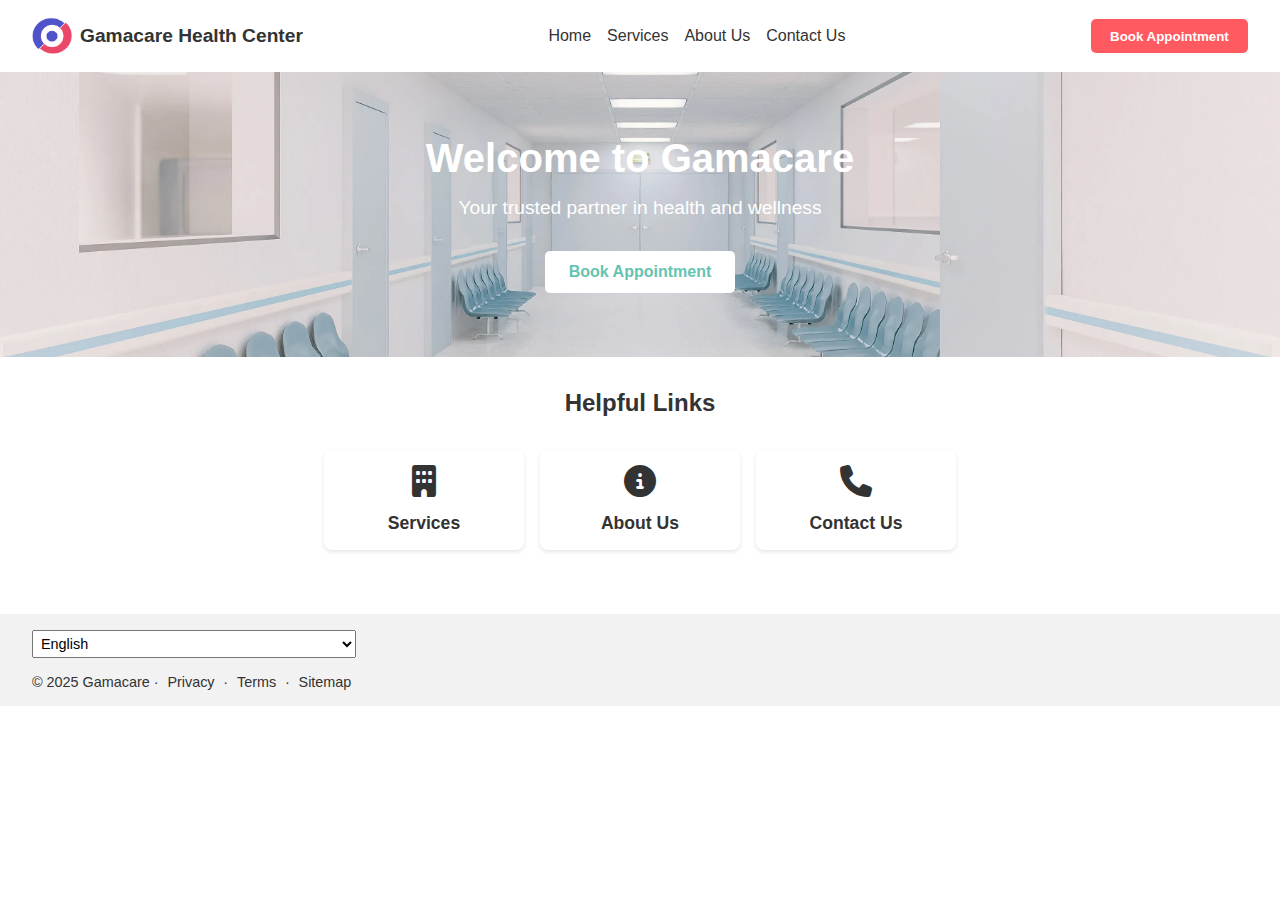
<file: index.html>
<!DOCTYPE html>
<html lang="en">
<head>
  <meta charset="UTF-8" />
  <title>Gamacare Health Center Patient Portal</title>
  <link rel="stylesheet" href="style.css" />
  <!-- Font Awesome for icons -->
  <link rel="stylesheet" href="https://cdnjs.cloudflare.com/ajax/libs/font-awesome/6.4.2/css/all.min.css" />
</head>
<body>

  <!-- Header / Navigation -->
  <header>
    <nav class="navbar">
      <div class="logo">
        <img src="logo.png" alt="Gamacare Logo" height="40" />
        <span class="brand-name">Gamacare Health Center</span>
      </div>
      <ul class="nav-links">
        <li><a href="#">Home</a></li>
        <li><a href="services.html">Services</a></li>
        <li><a href="about.html">About Us</a></li>
        <li><a href="contact.html">Contact Us</a></li>
      </ul>
      <button class="appointment-btn" onclick="window.location.href='login.html'">
        Book Appointment
      </button>
    </nav>
  </header>

  <!-- Hero Section -->
 <section class="hero" style="background-image: url('hero-home.webp'); background-size: cover; background-position: center;">
    <div class="hero-content">
      <h1 id="heroTitle">Welcome to Gamacare</h1>
      <p id="heroSubtitle">Your trusted partner in health and wellness</p>
      <button class="cta-btn" onclick="window.location.href='login.html'">Book Appointment</button>
    </div>
  </section>

  <!-- Helpful Links Section -->
  <section class="helpful-links">
    <h2 id="helpfulLinksTitle">Helpful Links</h2>
    <div class="info-section">
      <div class="info-card">
        <a href="services.html">
          <i class="fa-solid fa-building fa-2x"></i>
          <h3 id="servicesLink">Services</h3>
        </a>
      </div>
      <div class="info-card">
        <a href="about.html">
          <i class="fa-solid fa-circle-info fa-2x"></i>
          <h3 id="aboutLink">About Us</h3>
        </a>
      </div>
      <div class="info-card">
        <a href="contact.html">
          <i class="fa-solid fa-phone fa-2x"></i>
          <h3 id="contactLink">Contact Us</h3>
        </a>
      </div>
    </div>
  </section>

  <!-- Footer -->
  <footer>
    <div class="footer-left">
      <select name="language" id="languageSelect">
        <option value="en" selected>English</option>
        <option value="tl">Tagalog</option>
        <option value="ceb">Cebuano</option>
      </select>
      <p>© 2025 Gamacare · <a href="#">Privacy</a> · <a href="#">Terms</a> · <a href="#">Sitemap</a></p>
    </div>
  </footer>

  <script>
    const translations = {
      en: {
        heroTitle: "Welcome to Gamacare",
        heroSubtitle: "Your trusted partner in health and wellness",
        helpfulLinksTitle: "Helpful Links",
        servicesLink: "Services",
        aboutLink: "About Us",
        contactLink: "Contact Us"
      },
      tl: {
        heroTitle: "Maligayang pagdating sa Gamacare",
        heroSubtitle: "Ang iyong pinagkakatiwalaang kasama sa kalusugan at kagalingan",
        helpfulLinksTitle: "Mga Kapaki-pakinabang na Link",
        servicesLink: "Mga Serbisyo",
        aboutLink: "Tungkol sa Amin",
        contactLink: "Makipag-ugnayan sa Amin"
      },
      ceb: {
        heroTitle: "Maayong pag-abot sa Gamacare",
        heroSubtitle: "Ang imong kasaligan nga kauban sa kahimsog ug kaayohan",
        helpfulLinksTitle: "Mapuslanong mga Link",
        servicesLink: "Mga Serbisyo",
        aboutLink: "Mahitungod Kanamo",
        contactLink: "Kontaka Kami"
      }
    };

    document.getElementById('languageSelect').addEventListener('change', function() {
      const lang = this.value;
      document.getElementById('heroTitle').textContent = translations[lang].heroTitle;
      document.getElementById('heroSubtitle').textContent = translations[lang].heroSubtitle;
      document.getElementById('helpfulLinksTitle').textContent = translations[lang].helpfulLinksTitle;
      document.getElementById('servicesLink').textContent = translations[lang].servicesLink;
      document.getElementById('aboutLink').textContent = translations[lang].aboutLink;
      document.getElementById('contactLink').textContent = translations[lang].contactLink;
    });
  </script>
</body>
</html>
</file>
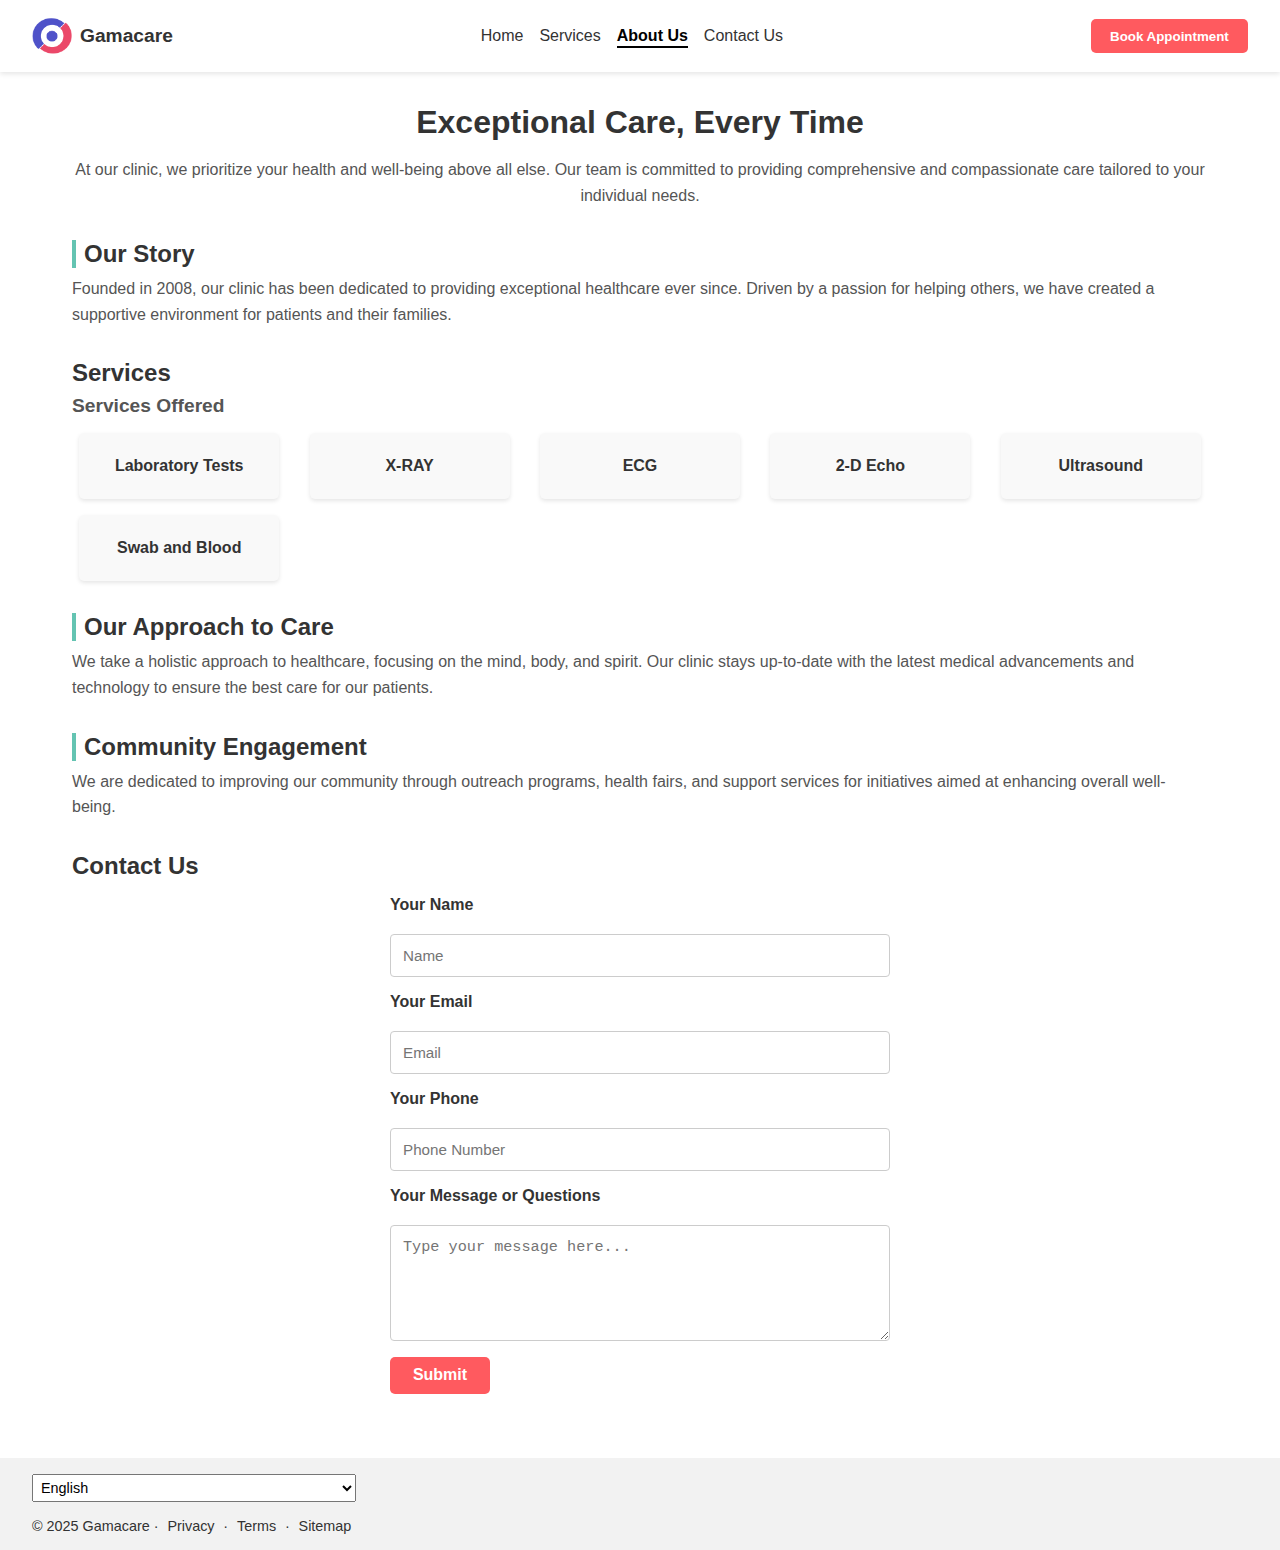
<file: about.html>
<!DOCTYPE html>
<html lang="en">
<head>
  <meta charset="UTF-8" />
  <title>About Us - Gamacare Health Center</title>
  <!-- Link your main CSS file (e.g., style.css) -->
  <link rel="stylesheet" href="style.css" />
</head>
<body>

  <!-- Header / Navigation -->
  <header>
    <nav class="navbar">
      <div class="logo">
        <!-- Replace with your own logo image if available -->
        <img src="logo.png" alt="Gamacare Logo" />
        <span class="brand-name">Gamacare</span>
      </div>
      <ul class="nav-links">
        <li><a href="index.html">Home</a></li>
        <li><a href="services.html">Services</a></li>
        <li><a class="active" href="about.html">About Us</a></li>
        <li><a href="contact.html">Contact Us</a></li>
      </ul>
      <!-- Book Appointment Button -->
      <button class="appointment-btn" onclick="window.location.href='login.html'">
        Book Appointment
      </button>
    </nav>
  </header>

  <!-- Main Content -->
  <main class="services-main"><!-- Using .services-main for consistent layout spacing -->
    
    <!-- Hero / Intro Section -->
    <section class="about-hero">
      <h1>Exceptional Care, Every Time</h1>
      <p>
        At our clinic, we prioritize your health and well-being above all else. 
        Our team is committed to providing comprehensive and compassionate care 
        tailored to your individual needs.
      </p>
    </section>

    <!-- Our Story Section -->
    <section class="about-story">
      <h2>Our Story</h2>
      <p>
        Founded in 2008, our clinic has been dedicated to providing 
        exceptional healthcare ever since. Driven by a passion for helping 
        others, we have created a supportive environment for patients 
        and their families.
      </p>
    </section>

    <!-- Services Offered Section -->
    <section class="about-services">
      <h2>Services</h2>
      <h3>Services Offered</h3>
      <div class="services-grid">
        <!-- Same data-service keys as in script.js for the modal logic -->
        <div class="service-card" data-service="labTests">Laboratory Tests</div>
        <div class="service-card" data-service="xray">X-RAY</div>
        <div class="service-card" data-service="ecg">ECG</div>
        <div class="service-card" data-service="echo">2-D Echo</div>
        <div class="service-card" data-service="ultrasound">Ultrasound</div>
        <div class="service-card" data-service="swab">Swab and Blood</div>
      </div>
    </section>

    <!-- Approach to Care Section -->
    <section class="about-approach">
      <h2>Our Approach to Care</h2>
      <p>
        We take a holistic approach to healthcare, focusing on the mind, body, 
        and spirit. Our clinic stays up-to-date with the latest medical 
        advancements and technology to ensure the best care for our patients.
      </p>
    </section>

    <!-- Community Engagement Section -->
    <section class="about-community">
      <h2>Community Engagement</h2>
      <p>
        We are dedicated to improving our community through outreach programs, 
        health fairs, and support services for initiatives aimed at 
        enhancing overall well-being.
      </p>
    </section>

    <!-- Contact Form Section -->
    <section class="about-contact">
      <h2>Contact Us</h2>
      <form class="contact-form" action="#" method="POST">
        <label for="name">Your Name</label>
        <input type="text" id="name" name="name" placeholder="Name" required />

        <label for="email">Your Email</label>
        <input type="email" id="email" name="email" placeholder="Email" required />

        <label for="phone">Your Phone</label>
        <input type="tel" id="phone" name="phone" placeholder="Phone Number" required />

        <label for="message">Your Message or Questions</label>
        <textarea id="message" name="message" rows="5" placeholder="Type your message here..." required></textarea>

        <button type="submit" class="book-btn">Submit</button>
      </form>
    </section>
  </main>

  <!-- MODAL STRUCTURE: with fields for service + doctor info -->
  <div id="serviceModal" class="modal">
    <div class="modal-content">
      <span class="close">&times;</span>
      <!-- Service Info -->
      <h3 id="modalTitle"></h3>
      <p id="modalDescription"></p>
      <hr />
      <!-- Doctor Info -->
      <h4 id="doctorName"></h4>
      <p id="doctorQualifications"></p>
      <p id="doctorExperience"></p>
      <p id="doctorHospital"></p>
      <p id="doctorSpecialtyAreas"></p>
    </div>
  </div>

  <!-- Footer -->
  <!-- Footer -->
<footer>
  <div class="footer-left">
    <select name="language" id="languageSelect">
      <option value="en" selected>English</option>
      <option value="tl">Tagalog</option>
      <option value="ceb">Cebuano</option>
    </select>
    <p>© 2025 Gamacare · <a href="#">Privacy</a> · <a href="#">Terms</a> · <a href="#">Sitemap</a></p>
  </div>
</footer>


  <!-- Link your JS file (reuse script.js with extended doctor info) -->
  <script src="script.js"></script>
</body>
</html>
</file>
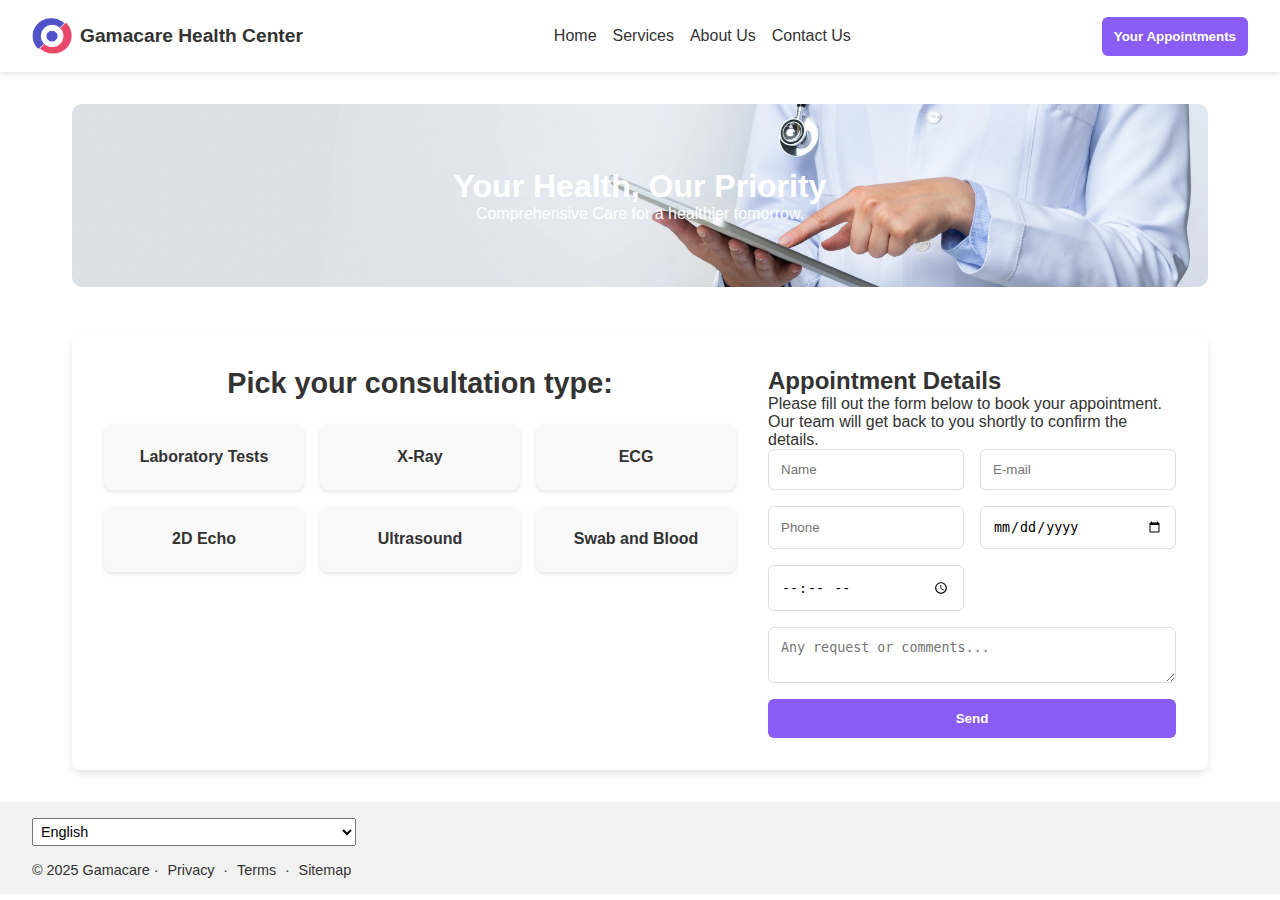
<file: booking.html>
<!DOCTYPE html>
<html lang="en">
<head>
  <meta charset="UTF-8" />
  <title>Book Appointment - Gamacare Health Center</title>
  <link rel="stylesheet" href="style.css" />
  <style>
    .booking-main {
      padding: 2rem;
      max-width: 1200px;
      margin: auto;
    }

    .booking-hero {
      background: url('hero-appointments.webp') no-repeat center center/cover;
      padding: 4rem;
      color: white;
      text-align: center;
      margin-bottom: 3rem;
      border-radius: 10px;
    }

    .consultation-section {
      display: flex;
      gap: 2rem;
      padding: 2rem;
      border-radius: 8px;
      box-shadow: 0 4px 8px rgba(0,0,0,0.1);
      background-color: #fff;
    }

    .consultation-types, .appointment-details {
      flex: 1;
    }

    .services-grid {
      display: grid;
      grid-template-columns: repeat(3, 1fr);
      gap: 1rem;
      text-align: center;
    }

    .service-card {
      background-color: #f9f9f9;
      padding: 1.5rem;
      border-radius: 8px;
      cursor: pointer;
      box-shadow: 0 2px 4px rgba(0,0,0,0.1);
      transition: background-color 0.3s;
      position: relative;
    }

    .service-card:hover {
      background-color: #e0e0ff;
    }

    .tooltip {
      visibility: hidden;
      width: 180px;
      background-color: black;
      color: #fff;
      text-align: center;
      border-radius: 6px;
      padding: 5px;
      position: absolute;
      z-index: 1;
      bottom: 125%;
      left: 50%;
      margin-left: -90px;
      opacity: 0;
      transition: opacity 0.3s;
    }

    .service-card:hover .tooltip {
      visibility: visible;
      opacity: 1;
    }

    .appointment-details form {
      display: grid;
      grid-template-columns: repeat(2, 1fr);
      gap: 1rem;
    }

    .appointment-details input, .appointment-details textarea {
      padding: 0.75rem;
      border-radius: 6px;
      border: 1px solid #ddd;
      width: 100%;
    }

    .appointment-details textarea {
      grid-column: span 2;
    }

    .appointment-btn {
      grid-column: span 2;
      padding: 0.75rem;
      background-color: #8a5cf6;
      color: #fff;
      border: none;
      cursor: pointer;
      border-radius: 6px;
      font-weight: bold;
    }
  </style>
</head>
<body>

<header>
  <nav class="navbar">
    <div class="logo">
      <img src="logo.png" alt="Gamacare Logo" />
      <span class="brand-name">Gamacare Health Center</span>
    </div>
    <ul class="nav-links">
      <li><a href="index.html">Home</a></li>
      <li><a href="services.html">Services</a></li>
      <li><a href="about.html">About Us</a></li>
      <li><a href="contact.html">Contact Us</a></li>
    </ul>
    <button class="appointment-btn">Your Appointments</button>
  </nav>
</header>

<main class="booking-main">
  <section class="booking-hero">
    <h1>Your Health, Our Priority</h1>
    <p>Comprehensive Care for a healthier tomorrow.</p>
  </section>

  <section class="consultation-section">
    <div class="consultation-types">
      <h2>Pick your consultation type:</h2>
      <div class="services-grid">
        <div class="service-card">Laboratory Tests<span class="tooltip">Includes blood tests, urine tests, and other lab diagnostics.</span></div>
        <div class="service-card">X-Ray<span class="tooltip">Imaging services for fractures and other diagnostics.</span></div>
        <div class="service-card">ECG<span class="tooltip">Measures heart activity and health.</span></div>
        <div class="service-card">2D Echo<span class="tooltip">Detailed ultrasound for heart function assessment.</span></div>
        <div class="service-card">Ultrasound<span class="tooltip">Diagnostic imaging for internal organs.</span></div>
        <div class="service-card">Swab and Blood<span class="tooltip">Testing for infections and routine blood work.</span></div>
      </div>
    </div>

    <div class="appointment-details">
      <h2>Appointment Details</h2>
      <p>Please fill out the form below to book your appointment. Our team will get back to you shortly to confirm the details.</p>
      <form>
        <input type="text" placeholder="Name" required />
        <input type="email" placeholder="E-mail" required />
        <input type="tel" placeholder="Phone" required />
        <input type="date" required />
        <input type="time" required />
        <textarea placeholder="Any request or comments..."></textarea>
        <button type="submit" class="appointment-btn">Send</button>
      </form>
    </div>
  </section>
</main>

<footer>
  <div class="footer-left">
    <select id="languageSelect">
      <option value="en">English</option>
      <option value="tl">Tagalog</option>
      <option value="ceb">Cebuano</option>
    </select>
    <p>© 2025 Gamacare · <a href="#">Privacy</a> · <a href="#">Terms</a> · <a href="#">Sitemap</a></p>
  </div>
</footer>

<script src="script.js"></script>

</body>
</html>
</file>
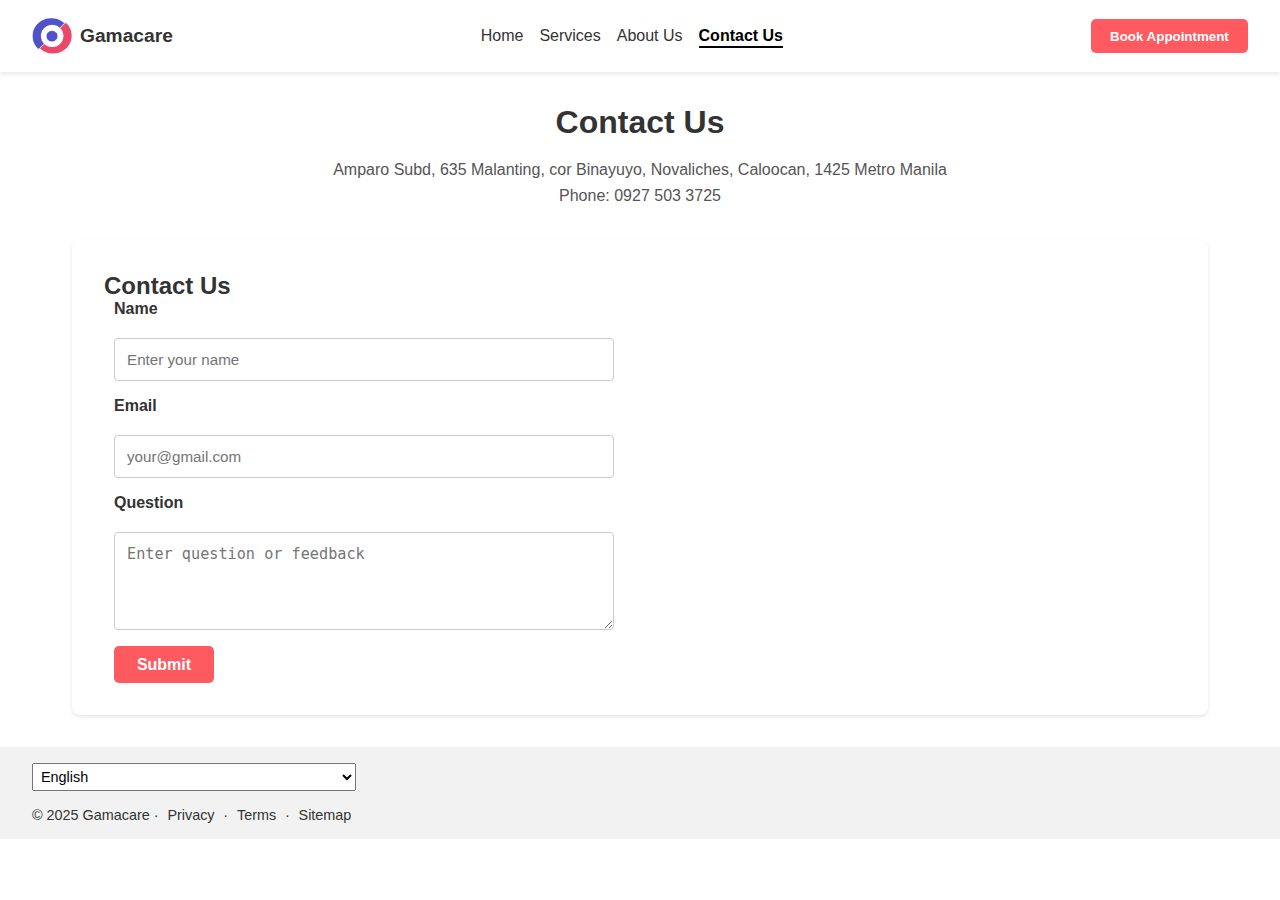
<file: contact.html>
<!DOCTYPE html>
<html lang="en">
<head>
  <meta charset="UTF-8" />
  <title>Contact Us - Gamacare Health Center</title>
  <!-- Link your main CSS file (style.css) -->
  <link rel="stylesheet" href="style.css" />
</head>
<body>

  <!-- Header / Navigation -->
  <header>
    <nav class="navbar">
      <div class="logo">
        <!-- Replace with your own logo image if available -->
        <img src="logo.png" alt="Gamacare Logo" />
        <span class="brand-name">Gamacare</span>
      </div>
      <ul class="nav-links">
        <li><a href="index.html">Home</a></li>
        <li><a href="services.html">Services</a></li>
        <li><a href="about.html">About Us</a></li>
        <li><a class="active" href="contact.html">Contact Us</a></li>
      </ul>
      <button class="appointment-btn" onclick="window.location.href='login.html'">
        Book Appointment
    </nav>
  </header>

  <!-- Main Content -->
  <main class="contact-main">
    <!-- Contact Intro -->
    <section class="contact-intro">
      <h1>Contact Us</h1>
      <p>
        Amparo Subd, 635 Malanting, cor Binayuyo, Novaliches, Caloocan, 1425 Metro Manila
        <br />
        Phone: 0927 503 3725
      </p>
    </section>

    <!-- Contact Card Container -->
    <section class="contact-card">
      <!-- Contact Form on the left -->
      <div class="contact-form-wrapper">
        <h2>Contact Us</h2>
        <form class="contact-form" action="#" method="POST">
          <label for="name">Name</label>
          <input type="text" id="name" name="name" placeholder="Enter your name" required />

          <label for="email">Email</label>
          <input type="email" id="email" name="email" placeholder="your@gmail.com" required />

          <label for="question">Question</label>
          <textarea id="question" name="question" rows="4" placeholder="Enter question or feedback" required></textarea>

          <button type="submit" class="book-btn">Submit</button>
        </form>
      </div>

      <!-- Map on the right -->
      <div class="map-container">
        <!-- Embed a Google Map (replace src with your own location embed link) -->
        <iframe
          src="https://www.google.com/maps/embed?pb=!1m18!1m12!1m3!1d3859.823627388096!2d121.02778921516594!3d14.70427248972939!2m3!1f0!2f0!3f0!3m2!1i1024!2i768!4f13.1!3m3!1m2!1s0x3397b00ed5d299bd%3A0x91c770179d9f71c9!2sNovaliches%2C%20Quezon%20City%2C%20Metro%20Manila!5e0!3m2!1sen!2sph!4v1674025076439!5m2!1sen!2sph"
          width="100%"
          height="100%"
          style="border:0;"
          allowfullscreen=""
          loading="lazy"
          referrerpolicy="no-referrer-when-downgrade">
        </iframe>
      </div>
    </section>
  </main>

  <!-- Footer -->
  <!-- Footer -->
<footer>
  <div class="footer-left">
    <select name="language" id="languageSelect">
      <option value="en" selected>English</option>
      <option value="tl">Tagalog</option>
      <option value="ceb">Cebuano</option>
    </select>
    <p>© 2025 Gamacare · <a href="#">Privacy</a> · <a href="#">Terms</a> · <a href="#">Sitemap</a></p>
  </div>
</footer>


  <!-- Link your JavaScript file (reuse script.js) -->
  <script src="script.js"></script>
</body>
</html>
</file>
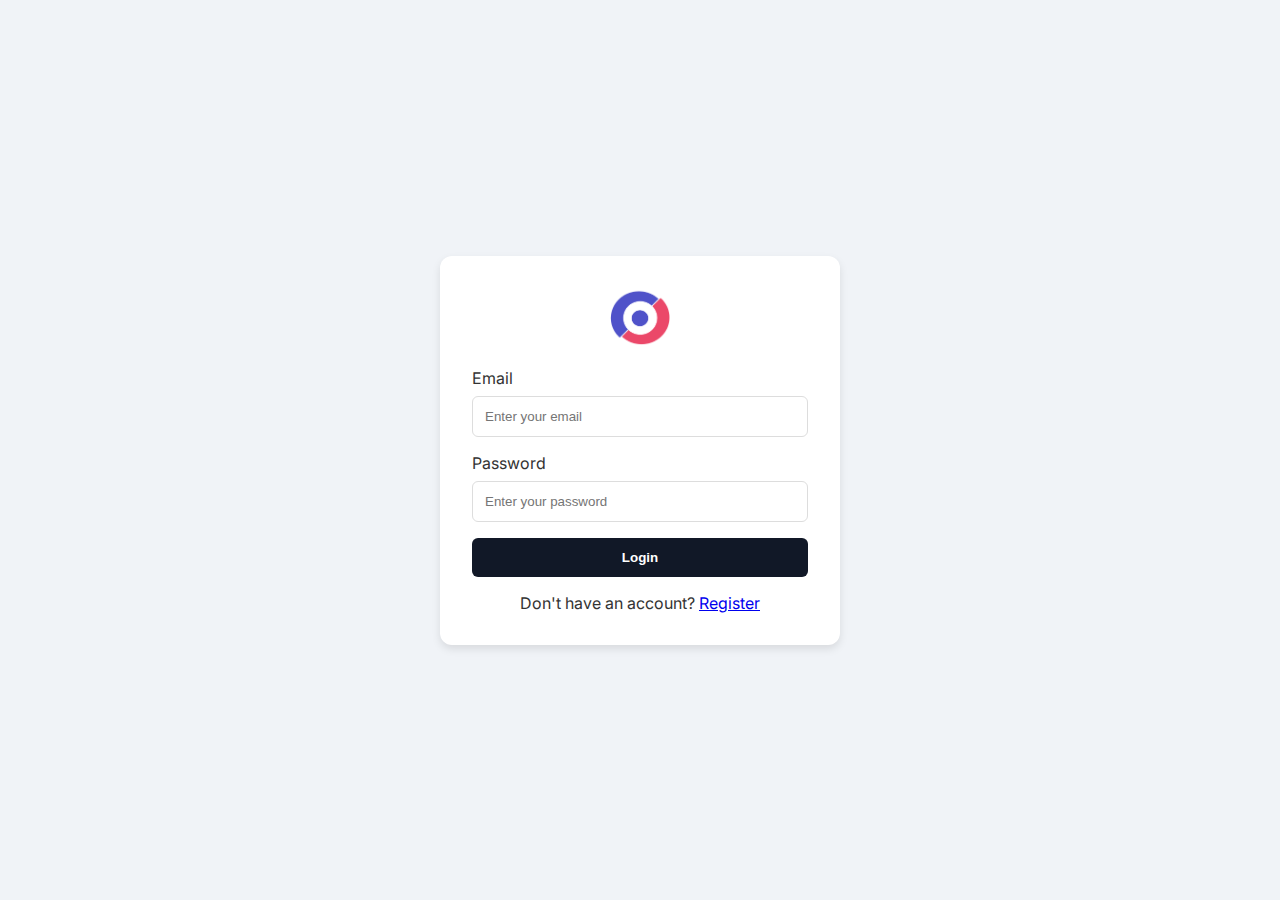
<file: login.html>
<!DOCTYPE html>
<html lang="en">
<head>
    <meta charset="UTF-8">
    <title>Login - Gamacare</title>
    <link rel="stylesheet" href="style.css">
    <link rel="stylesheet" href="https://fonts.googleapis.com/css?family=Inter&display=swap">
    <style>
        body {
            font-family: 'Inter', sans-serif;
            background-color: #f0f3f7;
            display: flex;
            align-items: center;
            justify-content: center;
            height: 100vh;
            padding: 1rem;
        }

        .auth-container {
            background-color: #fff;
            border-radius: 12px;
            box-shadow: 0 4px 8px rgba(0,0,0,0.1);
            padding: 2rem;
            width: 100%;
            max-width: 400px;
            text-align: center;
        }

        .auth-logo {
            width: 60px;
            margin-bottom: 1rem;
        }

        .auth-form .form-group {
            margin-bottom: 1rem;
            text-align: left;
        }

        .auth-form .form-group label {
            display: block;
            margin-bottom: 0.5rem;
            color: #333;
        }

        .auth-form .form-group input {
            width: 100%;
            padding: 0.75rem;
            border: 1px solid #ddd;
            border-radius: 6px;
        }

        .btn-submit {
            background-color: #111827;
            color: #fff;
            border: none;
            padding: 0.75rem;
            border-radius: 6px;
            cursor: pointer;
            font-weight: bold;
            width: 100%;
        }

        .btn-submit:hover {
            background-color: #374151;
        }

        .auth-link {
            text-align: center;
            margin-top: 1rem;
        }
    </style>
</head>
<body>

<div class="auth-container">
    <img src="logo.png" alt="Gamacare Logo" class="auth-logo">

    <form action="auth.php" method="POST" class="auth-form">
        <div class="form-group">
            <label for="email">Email</label>
            <input type="email" id="email" name="email" placeholder="Enter your email" required>
        </div>
        <div class="form-group">
            <label for="password">Password</label>
            <input type="password" id="password" name="password" placeholder="Enter your password" required>
        </div>
        <button type="submit" class="btn-submit">Login</button>
        <p class="auth-link">Don't have an account? <a href="register.html">Register</a></p>
    </form>
</div>

<script>
document.querySelector('.auth-form').addEventListener('submit', function(e) {
    e.preventDefault();
    alert("Login successful! Redirecting to booking...");
    window.location.href = "booking.html";
});
</script>

</body>
</html>
</file>
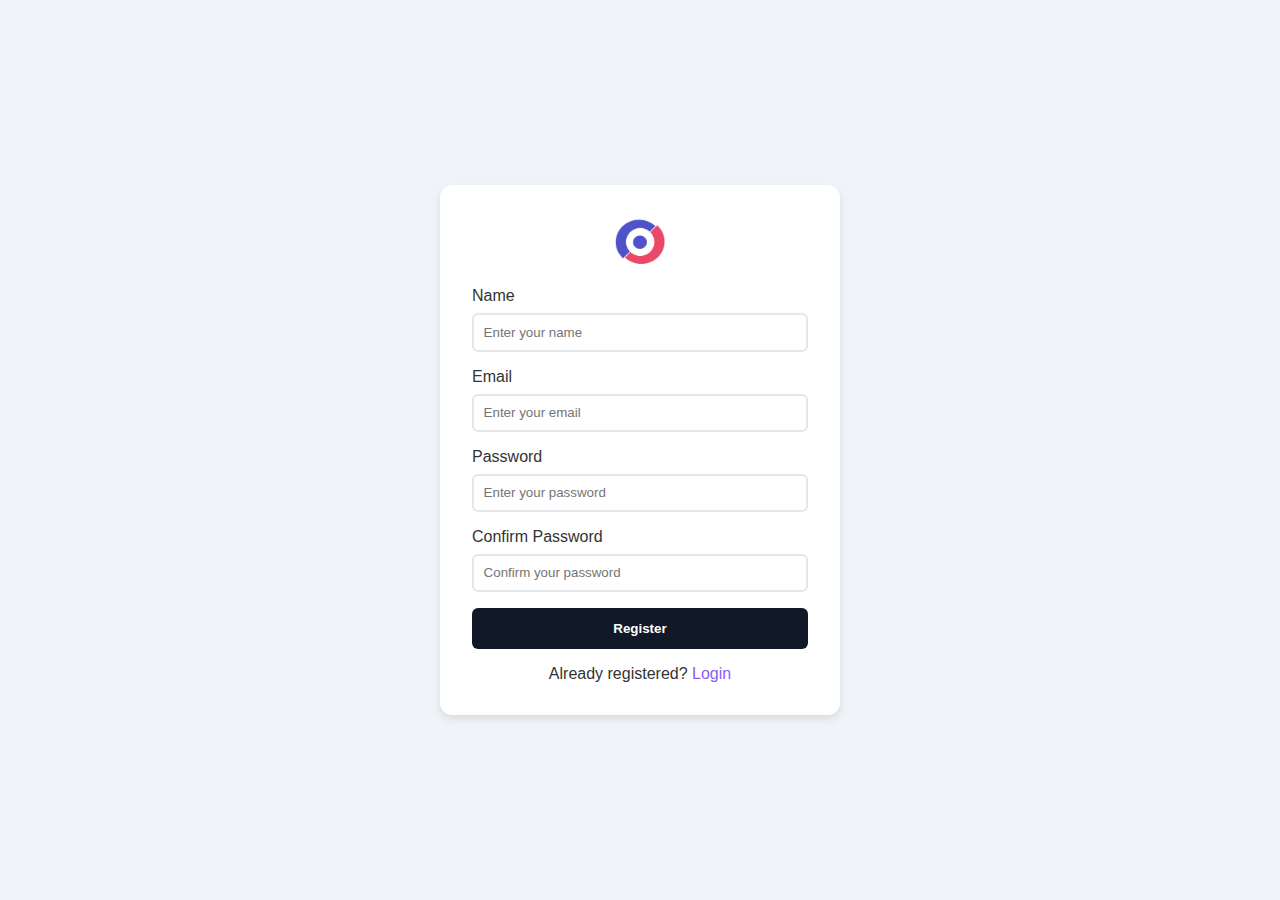
<file: register.html>
<!DOCTYPE html>
<html lang="en">
<head>
    <meta charset="UTF-8">
    <title>Register - Gamacare</title>
    <link rel="stylesheet" href="style.css">
    <style>
        body {
            font-family: 'Inter', Arial, sans-serif;
            background-color: #f0f3f7;
            display: flex;
            align-items: center;
            justify-content: center;
            height: 100vh;
            padding: 1rem;
        }

        .auth-container {
            background-color: #fff;
            border-radius: 12px;
            box-shadow: 0 4px 8px rgba(0,0,0,0.1);
            padding: 2rem;
            width: 100%;
            max-width: 400px;
            text-align: center;
        }

        .auth-logo {
            height: 50px;
            margin-bottom: 1rem;
        }

        .auth-form .form-group {
            margin-bottom: 1rem;
            text-align: left;
        }

        .auth-form .form-group label {
            display: block;
            margin-bottom: 0.5rem;
            color: #333;
        }

        .auth-form .form-group input {
            width: 100%;
            padding: 0.6rem;
            border: 2px solid #e5e7eb;
            border-radius: 6px;
            outline: none;
        }

        .btn-submit {
            background-color: #111827;
            color: #fff;
            border: none;
            padding: 0.8rem;
            border-radius: 6px;
            cursor: pointer;
            font-weight: bold;
            width: 100%;
            transition: background-color 0.3s;
        }

        .btn-submit:hover {
            background-color: #374151;
        }

        .auth-link {
            text-align: center;
            margin-top: 1rem;
        }

        .auth-link a {
            color: #8a5cf6;
            text-decoration: none;
        }

        .auth-link a:hover {
            text-decoration: underline;
        }
    </style>
</head>
<body>

<div class="auth-container">
    <img src="logo.png" alt="Gamacare Logo" class="auth-logo">

    <form class="auth-form">
        <div class="form-group">
            <label for="name">Name</label>
            <input type="text" id="name" placeholder="Enter your name" required>
        </div>
        <div class="form-group">
            <label for="email">Email</label>
            <input type="email" id="email" placeholder="Enter your email" required>
        </div>
        <div class="form-group">
            <label for="password">Password</label>
            <input type="password" id="password" placeholder="Enter your password" required>
        </div>
        <div class="form-group">
            <label for="confirm-password">Confirm Password</label>
            <input type="password" id="confirm-password" placeholder="Confirm your password" required>
        </div>
        <button type="submit" class="btn-submit">Register</button>
        <p class="auth-link">Already registered? <a href="">Login</a></p>
    </form>
</div>

<script>
document.querySelector('.auth-form').addEventListener('submit', function(e) {
    e.preventDefault();
    alert("Registration successful! Redirecting to booking...");
    window.location.href = "booking.html";
});
</script>

</body>
</html>
</file>
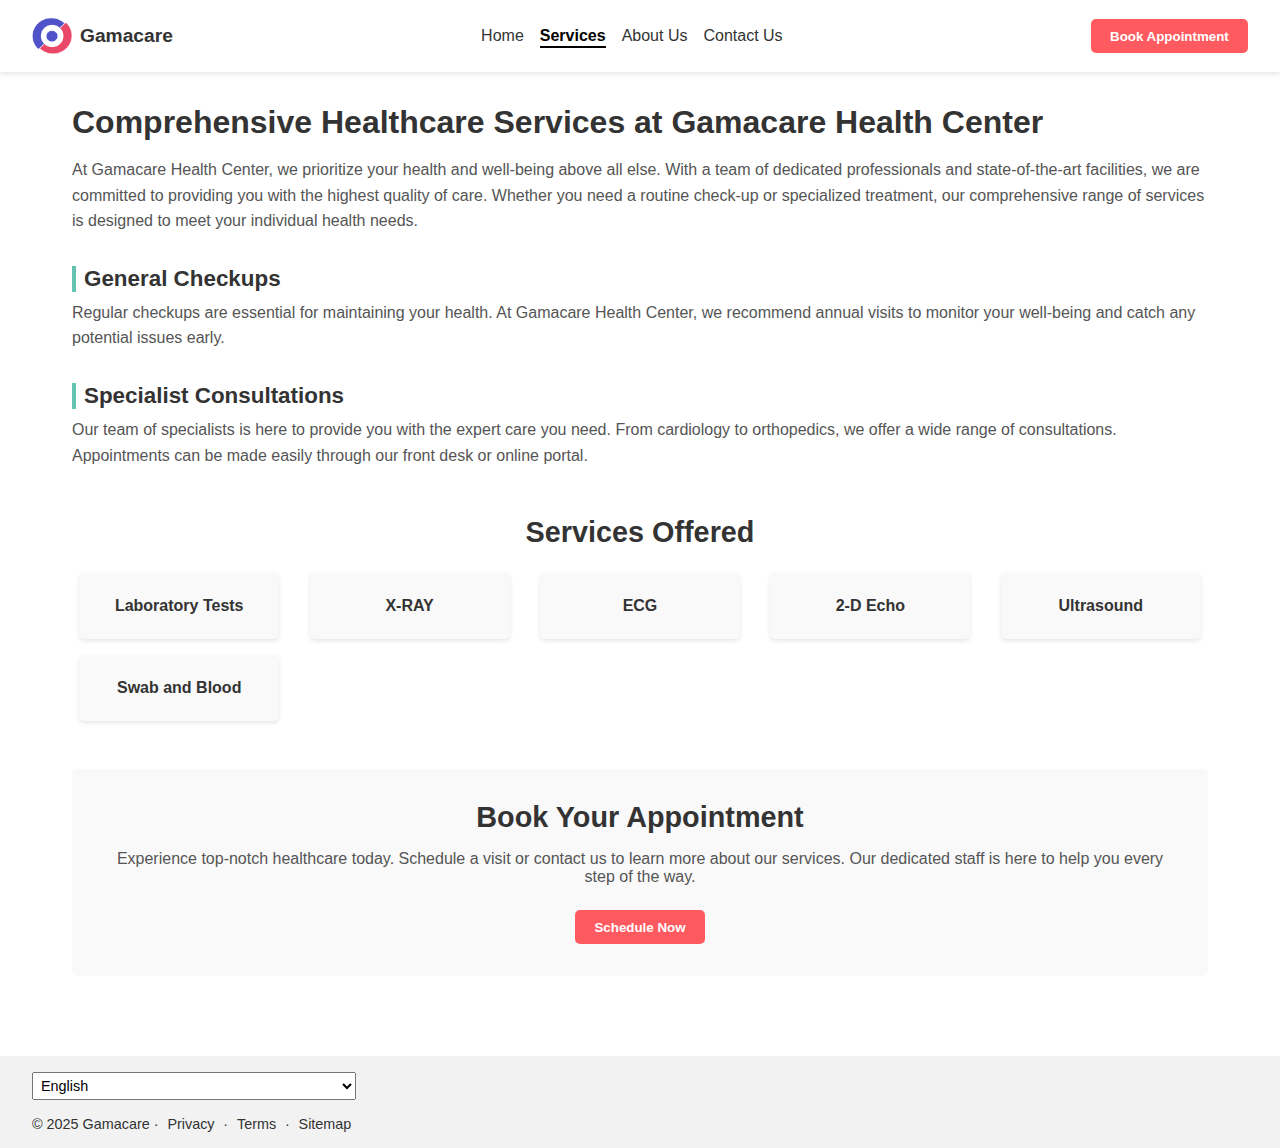
<file: services.html>
<!DOCTYPE html>
<html lang="en">
<head>
  <meta charset="UTF-8" />
  <title>Services - Gamacare Health Center</title>
  <!-- Link your main CSS file (e.g., style.css) -->
  <link rel="stylesheet" href="style.css" />
</head>
<body>

  <!-- Header / Navigation -->
  <header>
    <nav class="navbar">
      <div class="logo">
        <img src="logo.png" alt="Gamacare Logo" />
        <span class="brand-name">Gamacare</span>
      </div>
      <ul class="nav-links">
        <li><a href="index.html">Home</a></li>
        <li><a class="active" href="services.html">Services</a></li>
        <li><a href="about.html">About Us</a></li>
        <li><a href="contact.html">Contact Us</a></li>
      </ul>
      <!-- Book Appointment Button -->
      <button class="appointment-btn" onclick="window.location.href='login.html'">
        Book Appointment
      </button>
    </nav>
  </header>

  <!-- Main Content -->
  <main class="services-main">
    <!-- Page Title / Hero Section -->
    <section class="services-hero">
      <h1>Comprehensive Healthcare Services at Gamacare Health Center</h1>
      <p>
        At Gamacare Health Center, we prioritize your health and well-being above all else. 
        With a team of dedicated professionals and state-of-the-art facilities, we are 
        committed to providing you with the highest quality of care. Whether you need a 
        routine check-up or specialized treatment, our comprehensive range of services 
        is designed to meet your individual health needs.
      </p>
    </section>

    <!-- Services Detail Section -->
    <section class="services-details">
      <div class="service-detail">
        <h2>General Checkups</h2>
        <p>
          Regular checkups are essential for maintaining your health. At Gamacare Health Center, 
          we recommend annual visits to monitor your well-being and catch any potential issues early.
        </p>
      </div>

      <div class="service-detail">
        <h2>Specialist Consultations</h2>
        <p>
          Our team of specialists is here to provide you with the expert care you need. 
          From cardiology to orthopedics, we offer a wide range of consultations. 
          Appointments can be made easily through our front desk or online portal.
        </p>
      </div>
    </section>

    <!-- Services Offered Section -->
    <section class="services-offered">
      <h2>Services Offered</h2>
      <div class="services-grid">
        <!-- Each service card has a data-service attribute used in JS -->
        <div class="service-card" data-service="labTests">Laboratory Tests</div>
        <div class="service-card" data-service="xray">X-RAY</div>
        <div class="service-card" data-service="ecg">ECG</div>
        <div class="service-card" data-service="echo">2-D Echo</div>
        <div class="service-card" data-service="ultrasound">Ultrasound</div>
        <div class="service-card" data-service="swab">Swab and Blood</div>
      </div>
    </section>

    <!-- MODAL STRUCTURE: includes extra fields for doctor info -->
    <div id="serviceModal" class="modal">
      <div class="modal-content">
        <span class="close">&times;</span>
        <!-- Service Info -->
        <h3 id="modalTitle"></h3>
        <p id="modalDescription"></p>
        <hr />
        <!-- Doctor Info -->
        <h4 id="doctorName"></h4>
        <p id="doctorQualifications"></p>
        <p id="doctorExperience"></p>
        <p id="doctorHospital"></p>
        <p id="doctorSpecialtyAreas"></p>
      </div>
    </div>

    <!-- CTA / Appointment Booking Section -->
    <section class="services-cta">
      <h2>Book Your Appointment</h2>
      <p>
        Experience top-notch healthcare today. Schedule a visit or contact us to learn more about our services. 
        Our dedicated staff is here to help you every step of the way.
      </p>
      <button class="appointment-btn" onclick="window.location.href='booking.html'">
        Schedule Now
      </button>
    </section>
  </main>

  <!-- Footer -->
 <!-- Footer -->
<footer>
  <div class="footer-left">
    <select name="language" id="languageSelect">
      <option value="en" selected>English</option>
      <option value="tl">Tagalog</option>
      <option value="ceb">Cebuano</option>
    </select>
    <p>© 2025 Gamacare · <a href="#">Privacy</a> · <a href="#">Terms</a> · <a href="#">Sitemap</a></p>
  </div>
</footer>


  <!-- Link to your updated JS -->
  <script src="script.js"></script>
</body>
</html>
</file>
<file: style.css>
/* RESET */
* {
    margin: 0;
    padding: 0;
    box-sizing: border-box;
  }
  
  /* BODY */
  body {
    font-family: Arial, sans-serif;
    color: #333;
    background-color: #fff;
  }
  
  /* NAVBAR */
  .navbar {
    display: flex;
    align-items: center;
    justify-content: space-between;
    padding: 1rem 2rem;
    background-color: #ffffff;
    box-shadow: 0 2px 5px rgba(0,0,0,0.1);
  }
  
  .logo {
    display: flex;
    align-items: center;
  }
  
  .logo img {
    height: 40px;
    margin-right: 0.5rem;
  }
  
  .brand-name {
    font-weight: bold;
    font-size: 1.2rem;
  }
  
  .nav-links {
    list-style: none;
    display: flex;
    gap: 1rem;
  }
  
  .nav-links li a {
    text-decoration: none;
    color: #333;
    font-weight: 500;
    transition: color 0.3s ease;
  }
  
  .nav-links li a:hover {
    color: #ff5a5f;
  }
  
  .appointment-btn {
    background-color: #ff5a5f;
    color: #fff;
    border: none;
    padding: 0.6rem 1.2rem;
    cursor: pointer;
    border-radius: 5px;
    font-weight: 600;
  }
  
  /* HERO SECTION */
  .hero {
    background-color: #64c4b2; /* Adjust color as needed */
    padding: 4rem 2rem;
    text-align: center;
    color: #fff;
  }
  
  .hero-content h1 {
    font-size: 2.5rem;
    margin-bottom: 1rem;
  }
  
  .hero-content p {
    font-size: 1.2rem;
    margin-bottom: 2rem;
  }
  
  .cta-btn {
    background-color: #fff;
    color: #64c4b2;
    border: none;
    padding: 0.75rem 1.5rem;
    cursor: pointer;
    border-radius: 5px;
    font-weight: bold;
    font-size: 1rem;
    transition: background-color 0.3s ease, color 0.3s ease;
  }
  
  .cta-btn:hover {
    background-color: #ff5a5f;
    color: #fff;
  }
  
  /* BOOK APPOINTMENT SECTION */
  .book-section {
    display: flex;
    justify-content: center;
    align-items: center;
    padding: 2rem;
    background-color: #f9f9f9;
  }
  
  .book-btn {
    background-color: #ff5a5f;
    color: #fff;
    border: none;
    padding: 1rem 2rem;
    cursor: pointer;
    border-radius: 5px;
    font-size: 1rem;
    font-weight: bold;
    transition: background-color 0.3s ease;
  }
  
  .book-btn:hover {
    background-color: #e5484f;
  }
  
  /* INFO SECTION */
  .info-section {
    display: flex;
    justify-content: center;
    align-items: center;
    gap: 2rem;
    padding: 2rem;
    text-align: center;
    background-color: #fff;
  }
  
  .info-card {
    flex: 1;
    max-width: 200px;
  }
  
  .info-card img {
    max-width: 60px;
    margin-bottom: 1rem;
  }
  
  .info-card h3 {
    font-size: 1.1rem;
    margin-top: 0.5rem;
  }
  
  /* FOOTER */
  footer {
    display: flex;
    justify-content: space-between;
    align-items: center;
    background-color: #f2f2f2;
    padding: 1rem 2rem;
    font-size: 0.9rem;
  }
  
  .footer-left {
    display: flex;
    flex-direction: column;
  }
  
  .footer-left p {
    margin-top: 0.5rem;
  }
  
  .footer-left a {
    text-decoration: none;
    color: #333;
    margin: 0 0.3rem;
  }
  
  .footer-left a:hover {
    text-decoration: underline;
  }
  
  .footer-right a img {
    width: 24px;
    margin-left: 1rem;
    transition: opacity 0.3s ease;
  }
  
  .footer-right a img:hover {
    opacity: 0.7;
  }
  
  #languageSelect {
    padding: 0.25rem;
    margin-bottom: 0.5rem;
    font-size: 0.9rem;
  }
  
  /* SERVICES PAGE SPECIFIC STYLES */
  .services-main {
    max-width: 1200px;
    margin: 0 auto;
    padding: 2rem;
  }
  
  .services-hero {
    margin-bottom: 2rem;
  }
  
  .services-hero h1 {
    font-size: 2rem;
    margin-bottom: 1rem;
    color: #333;
  }
  
  .services-hero p {
    line-height: 1.6;
    color: #555;
  }
  
  .services-details {
    display: flex;
    flex-direction: column;
    gap: 2rem;
    margin-bottom: 3rem;
  }
  
  .service-detail h2 {
    font-size: 1.4rem;
    margin-bottom: 0.5rem;
    color: #333;
    border-left: 4px solid #64c4b2;
    padding-left: 0.5rem;
  }
  
  .service-detail p {
    line-height: 1.6;
    color: #555;
  }
  
  .services-offered {
    margin-bottom: 3rem;
    text-align: center;
  }
  
  .services-offered h2 {
    font-size: 1.8rem;
    margin-bottom: 1.5rem;
    color: #333;
  }
  
  .services-grid {
    display: grid;
    grid-template-columns: repeat(auto-fill, minmax(200px, 1fr));
    gap: 1rem;
  }
  
  .service-card {
    background-color: #f9f9f9;
    padding: 1.5rem;
    border-radius: 5px;
    box-shadow: 0 2px 4px rgba(0,0,0,0.1);
    font-weight: 600;
    color: #333;
    transition: background-color 0.3s ease;
    cursor: default;
  }
  
  .service-card:hover {
    background-color: #e1f5f2; /* Slight hover effect */
  }
  
  /* CTA Section */
  .services-cta {
    background-color: #f9f9f9;
    padding: 2rem;
    text-align: center;
    border-radius: 5px;
    margin-bottom: 3rem;
  }
  
  .services-cta h2 {
    font-size: 1.8rem;
    margin-bottom: 1rem;
    color: #333;
  }
  
  .services-cta p {
    margin-bottom: 1.5rem;
    color: #555;
  }
  
  .services-cta .cta-btn {
    background-color: #64c4b2;
    color: #fff;
    border: none;
    padding: 0.75rem 1.5rem;
    cursor: pointer;
    border-radius: 5px;
    font-weight: bold;
    font-size: 1rem;
    transition: background-color 0.3s ease;
  }
  
  .services-cta .cta-btn:hover {
    background-color: #ff5a5f;
  }
  
  /* MODAL STYLES */
  .modal {
    display: none; /* Hidden initially */
    position: fixed;
    z-index: 9999; /* Sits on top of other elements */
    left: 0;
    top: 0;
    width: 100%;
    height: 100%;
    overflow: auto; /* Enable scroll if needed */
    background-color: rgba(0, 0, 0, 0.5); /* Dark overlay */
    justify-content: center;
    align-items: center;
  }
  
  .modal-content {
    background-color: #fff;
    margin: auto;
    padding: 2rem;
    border-radius: 5px;
    max-width: 600px;
    width: 90%; /* Slightly responsive */
    position: relative;
  }
  
  .close {
    color: #aaa;
    float: right;
    font-size: 1.5rem;
    font-weight: bold;
    cursor: pointer;
    margin-top: -0.5rem;
  }
  
  .close:hover,
  .close:focus {
    color: #000;
    text-decoration: none;
    cursor: pointer;
  }
  
  /* ABOUT PAGE SPECIFIC CLASSES */
  
  /* Hero / Intro section on About page */
  .about-hero {
    text-align: center;
    margin-bottom: 2rem;
  }
  
  .about-hero h1 {
    font-size: 2rem;
    margin-bottom: 1rem;
    color: #333;
  }
  
  .about-hero p {
    line-height: 1.6;
    color: #555;
  }
  
  /* Our Story */
  .about-story {
    margin-bottom: 2rem;
  }
  
  .about-story h2 {
    font-size: 1.5rem;
    color: #333;
    margin-bottom: 0.5rem;
    border-left: 4px solid #64c4b2;
    padding-left: 0.5rem;
  }
  
  .about-story p {
    line-height: 1.6;
    color: #555;
  }
  
  /* About Services */
  .about-services {
    margin-bottom: 2rem;
  }
  
  .about-services h2 {
    font-size: 1.5rem;
    margin-bottom: 0.5rem;
    color: #333;
  }
  
  .about-services h3 {
    font-size: 1.2rem;
    margin-bottom: 1rem;
    color: #555;
  }
  
  /* Approach & Community sections */
  .about-approach, .about-community {
    margin-bottom: 2rem;
  }
  
  .about-approach h2, .about-community h2 {
    font-size: 1.5rem;
    margin-bottom: 0.5rem;
    color: #333;
    border-left: 4px solid #64c4b2;
    padding-left: 0.5rem;
  }
  
  .about-approach p, .about-community p {
    line-height: 1.6;
    color: #555;
  }
  
  /* Contact Form on About page */
  .about-contact {
    margin-bottom: 2rem;
  }
  
  .about-contact h2 {
    font-size: 1.5rem;
    margin-bottom: 1rem;
    color: #333;
  }
  
  .contact-form {
    display: flex;
    flex-direction: column;
    max-width: 500px;
    margin: 0 auto;
    gap: 0.75rem;
  }
  
  .contact-form label {
    font-weight: 600;
    margin-bottom: 0.25rem;
  }
  
  .contact-form input,
  .contact-form textarea {
    padding: 0.75rem;
    border: 1px solid #ccc;
    border-radius: 4px;
    font-size: 0.95rem;
  }
  
  .contact-form input:focus,
  .contact-form textarea:focus {
    outline: none;
    border-color: #64c4b2;
  }
  
  /* CONTACT PAGE SPECIFIC STYLES */
  
  /* Main container for contact page */
  .contact-main {
    max-width: 1200px;
    margin: 0 auto;
    padding: 2rem;
  }
  
  /* Intro Section (heading & address) */
  .contact-intro {
    text-align: center;
    margin-bottom: 2rem;
  }
  
  .contact-intro h1 {
    font-size: 2rem;
    margin-bottom: 1rem;
    color: #333;
  }
  
  .contact-intro p {
    line-height: 1.6;
    color: #555;
  }
  
  /* Contact Card Container */
  .contact-card {
    display: flex;
    flex-wrap: wrap; /* Allows wrapping on smaller screens */
    gap: 2rem;
    background-color: #fff;
    border-radius: 8px;
    padding: 2rem;
    box-shadow: 0 2px 4px rgba(0,0,0,0.1);
  }
  
  /* Left side (Form) */
  .contact-form-wrapper {
    flex: 1;
    min-width: 280px;
  }
  
  /* Right side (Map) */
  .map-container {
    flex: 1;
    min-width: 280px;
    height: 400px; /* Adjust as needed */
    border-radius: 4px;
    overflow: hidden; /* Round corners for the embedded map if you like */
  }
  
  /* Contact Form inside the card */
  .contact-form {
    display: flex;
    flex-direction: column;
    gap: 1rem;
  }
  
  .contact-form label {
    font-weight: 600;
    margin-bottom: 0.25rem;
  }
  
  .contact-form input,
  .contact-form textarea {
    padding: 0.75rem;
    border: 1px solid #ccc;
    border-radius: 4px;
    font-size: 0.95rem;
  }
  
  .contact-form input:focus,
  .contact-form textarea:focus {
    outline: none;
    border-color: #64c4b2;
  }
  
  /* If you want the same button style as "Book Appointment" */
  .contact-form .book-btn {
    width: 100px;
    align-self: flex-start;
    background-color: #ff5a5f;
    color: #fff;
    border: none;
    padding: 0.6rem 1.2rem;
    cursor: pointer;
    border-radius: 5px;
    font-weight: 600;
    transition: background-color 0.3s ease;
  }
  
  .contact-form .book-btn:hover {
    background-color: #e5484f;
  }
  
  /* --- Booking Page Specific Styles --- */
  
  /* Container for booking page */
  .booking-main {
    max-width: 1200px;
    margin: 0 auto;
    padding: 2rem;
  }
  
  /* Hero Section */
  .booking-hero {
    background-color: #f9f9f9; /* or use a hero image background if desired */
    padding: 4rem 2rem;
    text-align: center;
    margin-bottom: 2rem;
  }
  
  .booking-hero-content h1 {
    font-size: 2.2rem;
    margin-bottom: 1rem;
    color: #333;
  }
  
  .booking-hero-content p {
    font-size: 1.2rem;
    margin-bottom: 2rem;
    color: #555;
  }
  
  #bookNowHeroBtn {
    background-color: #64c4b2;
    color: #fff;
    border: none;
    padding: 0.75rem 1.5rem;
    cursor: pointer;
    border-radius: 5px;
    font-weight: bold;
    font-size: 1rem;
    transition: background-color 0.3s ease;
  }
  
  #bookNowHeroBtn:hover {
    background-color: #ff5a5f;
  }
  
  /* Consultation Types Section */
  .consultation-types {
    text-align: center;
    margin-bottom: 3rem;
  }
  
  .consultation-types h2 {
    font-size: 1.8rem;
    margin-bottom: 1.5rem;
    color: #333;
  }
  
  .services-grid {
    display: grid;
    grid-template-columns: repeat(auto-fill, minmax(200px, 1fr));
    gap: 1rem;
    justify-items: center;
  }
  
  .service-card {
    background-color: #f9f9f9;
    padding: 1.5rem;
    border-radius: 5px;
    box-shadow: 0 2px 4px rgba(0,0,0,0.1);
    font-weight: 600;
    color: #333;
    transition: background-color 0.3s ease;
    cursor: default;
    text-align: center;
    width: 200px; /* fixed width for uniformity */
  }
  
  .service-card:hover {
    background-color: #e1f5f2;
  }
  
  /* Booking Form Section */
  .booking-form-section {
    background-color: #fff;
    padding: 2rem;
    text-align: center;
    border-radius: 5px;
    box-shadow: 0 2px 4px rgba(0,0,0,0.1);
    margin-bottom: 3rem;
  }
  
  .booking-form-section h2 {
    font-size: 1.8rem;
    margin-bottom: 1.5rem;
    color: #333;
  }
  
  .booking-form {
    display: flex;
    flex-direction: column;
    max-width: 500px;
    margin: 0 auto;
    gap: 1rem;
    text-align: left;
  }
  
  .booking-form label {
    font-weight: 600;
    margin-bottom: 0.25rem;
  }
  
  .booking-form input,
  .booking-form textarea {
    padding: 0.75rem;
    border: 1px solid #ccc;
    border-radius: 4px;
    font-size: 0.95rem;
  }
  
  .booking-form input:focus,
  .booking-form textarea:focus {
    outline: none;
    border-color: #64c4b2;
  }
  
  /* "Submit Booking" button reuses .book-btn style */
  .booking-form .book-btn {
    background-color: #64c4b2;
    color: #fff;
    border: none;
    padding: 0.6rem 1.2rem;
    cursor: pointer;
    border-radius: 5px;
    font-weight: 600;
    transition: background-color 0.3s ease;
    align-self: flex-start; /* or center, if you prefer */
  }
  
  .booking-form .book-btn:hover {
    background-color: #ff5a5f;
  }
  .info-section {
    display: flex;
    justify-content: center;
    gap: 1rem;
  }

  .info-card {
    background-color: #fff;
    border-radius: 8px;
    box-shadow: 0 2px 4px rgba(0,0,0,0.1);
    padding: 1rem;
    cursor: pointer;
    transition: background-color 0.3s ease, color 0.3s ease;
    text-align: center;
    width: 150px;
  }

  .info-card:hover, .info-card:active, .info-card.active {
    background-color: #ff5a5f;
    color: #fff;
  }

  .info-card i {
    margin-bottom: 0.5rem;
  }
  /* Helpful Links Section */
.helpful-links {
  text-align: center;
  margin: 2rem 0;
}

.info-section {
  display: flex;
  justify-content: center;
  gap: 1rem;
}

.info-card {
  background-color: #fff;
  border-radius: 8px;
  box-shadow: 0 2px 4px rgba(0,0,0,0.1);
  padding: 1rem;
  cursor: pointer;
  transition: background-color 0.3s ease, color 0.3s ease;
  text-align: center;
  width: 150px;
}

.info-card:hover,
.info-card:active,
.info-card.active {
  background-color: #ff5a5f;
  color: #fff;
}

.info-card i {
  margin-bottom: 0.5rem;
}

.info-card a {
  text-decoration: none;
  color: inherit;
  display: block;
}
.nav-links li a {
  position: relative;
  padding-bottom: 4px; /* Space for the underline */
}

.nav-links li a.active {
  font-weight: bold;
  color: #000;
}

.nav-links li a.active::after {
  content: '';
  position: absolute;
  bottom: 0;
  left: 0;
  width: 100%;
  height: 2px;
  background-color: #000;
}
</file>
